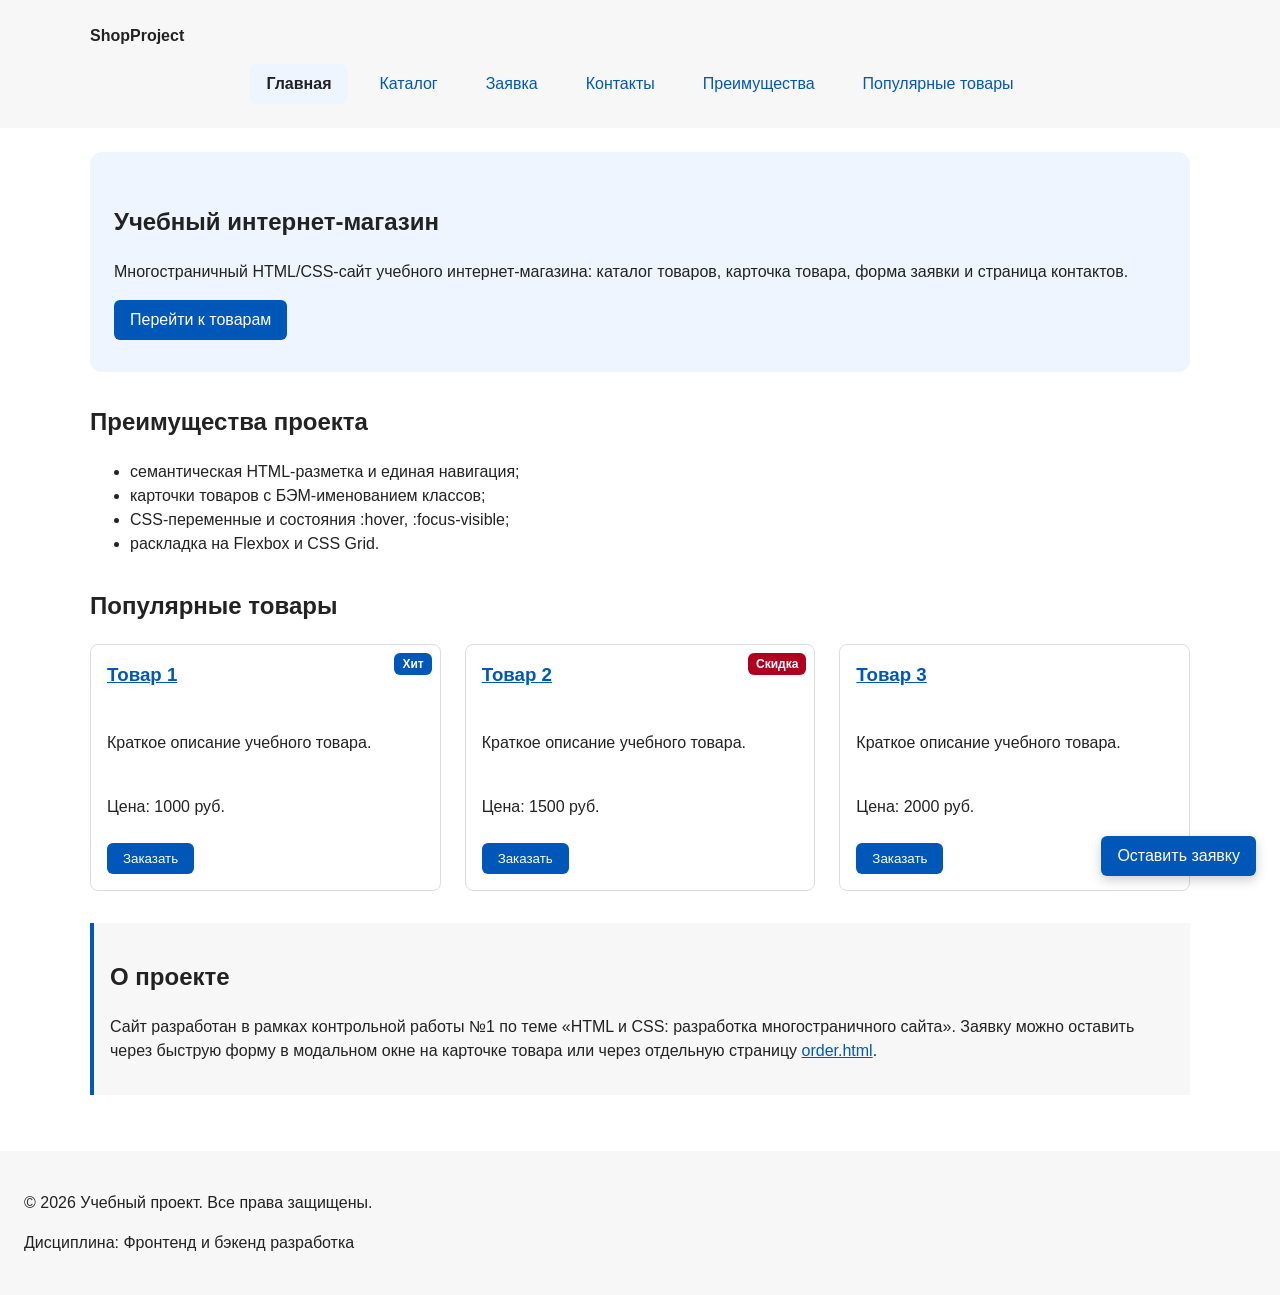
<file: index.html>
<!DOCTYPE html>
<html lang="ru">
<head>
  <meta charset="UTF-8">
  <meta name="viewport" content="width=device-width, initial-scale=1.0">
  <meta name="description" content="Учебный интернет-магазин: главная страница frontend-проекта.">
  <title>Учебный интернет-магазин</title>
  <link rel="stylesheet" href="css/style.css">
  <script src="js/main.js" defer></script>
</head>
<body>
  <header class="site-header">
    <div class="site-header__inner">
      <a class="site-header__logo" href="index.html">ShopProject</a>

      <nav class="site-nav" aria-label="Основная навигация">
        <ul class="site-nav__list">
          <li class="site-nav__item"><a class="site-nav__link site-nav__link--active" href="index.html">Главная</a></li>
          <li class="site-nav__item"><a class="site-nav__link" href="catalog.html">Каталог</a></li>
          <li class="site-nav__item"><a class="site-nav__link" href="order.html">Заявка</a></li>
          <li class="site-nav__item"><a class="site-nav__link" href="contacts.html">Контакты</a></li>
          <li class="site-nav__item"><a class="site-nav__link" href="index.html#advantages">Преимущества</a></li>
          <li class="site-nav__item"><a class="site-nav__link" href="index.html#popular">Популярные товары</a></li>
        </ul>
      </nav>
    </div>
  </header>

  <main>
    <section class="hero">
      <h1>Учебный интернет-магазин</h1>
      <p>
        Многостраничный HTML/CSS-сайт учебного интернет-магазина:
        каталог товаров, карточка товара, форма заявки и страница контактов.
      </p>
      <a class="button" href="#popular">Перейти к товарам</a>
    </section>

    <section class="section" id="advantages">
      <h2>Преимущества проекта</h2>

      <ul class="advantages-list">
        <li>семантическая HTML-разметка и единая навигация;</li>
        <li>карточки товаров с БЭМ-именованием классов;</li>
        <li>CSS-переменные и состояния :hover, :focus-visible;</li>
        <li>раскладка на Flexbox и CSS Grid.</li>
      </ul>
    </section>

    <section class="section" id="popular">
      <h2>Популярные товары</h2>

      <div class="products-grid">
        <article class="product-card">
          <span class="product-card__badge">Хит</span>
          <h3 class="product-card__title"><a href="product.html">Товар 1</a></h3>
          <p class="product-card__description">Краткое описание учебного товара.</p>
          <p class="product-card__price">Цена: 1000 руб.</p>
          <button class="button product-card__button" type="button" data-product="Товар 1">
            Заказать
          </button>
        </article>

        <article class="product-card product-card--sale">
          <span class="product-card__badge">Скидка</span>
          <h3 class="product-card__title"><a href="product.html">Товар 2</a></h3>
          <p class="product-card__description">Краткое описание учебного товара.</p>
          <p class="product-card__price">Цена: 1500 руб.</p>
          <button class="button product-card__button" type="button" data-product="Товар 2">
            Заказать
          </button>
        </article>

        <article class="product-card">
          <h3 class="product-card__title"><a href="product.html">Товар 3</a></h3>
          <p class="product-card__description">Краткое описание учебного товара.</p>
          <p class="product-card__price">Цена: 2000 руб.</p>
          <button class="button product-card__button" type="button" data-product="Товар 3">
            Заказать
          </button>
        </article>
      </div>
    </section>

    <aside class="aside-info">
      <h2>О проекте</h2>
      <p>
        Сайт разработан в рамках контрольной работы №1 по теме
        «HTML и CSS: разработка многостраничного сайта». Заявку можно оставить
        через быструю форму в модальном окне на карточке товара
        или через отдельную страницу <a href="order.html">order.html</a>.
      </p>
    </aside>
  </main>

  <footer id="contacts">
    <p>&copy; 2026 Учебный проект. Все права защищены.</p>
    <p>Дисциплина: Фронтенд и бэкенд разработка</p>
  </footer>

  <dialog class="order-dialog" id="order-dialog" aria-labelledby="order-dialog-title">
    <h2 id="order-dialog-title">Оформление заявки</h2>

    <form class="order-form" id="order-form" action="#" method="post" novalidate>
      <input id="selected-product" name="selected-product" type="hidden">

      <div class="order-form__field">
        <label class="order-form__label" for="order-name">Имя</label>
        <input
          class="order-form__input"
          id="order-name"
          name="name"
          type="text"
          placeholder="Введите ваше имя"
          minlength="2"
          autocomplete="given-name"
          required
        >
      </div>

      <div class="order-form__field">
        <label class="order-form__label" for="order-email">E-mail</label>
        <input
          class="order-form__input"
          id="order-email"
          name="email"
          type="email"
          placeholder="example@mail.ru"
          autocomplete="email"
          required
        >
      </div>

      <div class="order-form__field">
        <label class="order-form__label" for="order-phone">Телефон</label>
        <input
          class="order-form__input"
          id="order-phone"
          name="phone"
          type="tel"
          inputmode="tel"
          placeholder="+7 (900) 000-00-00"
          pattern="^\+7 \(\d{3}\) \d{3}-\d{2}-\d{2}$"
          required
        >
        <small class="order-form__hint">Формат: +7 (900) 000-00-00</small>
      </div>

      <div class="order-form__field">
        <label class="order-form__label" for="order-date">Дата связи</label>
        <input
          class="order-form__input"
          id="order-date"
          name="date"
          type="date"
        >
      </div>

      <div class="order-form__field">
        <label class="order-form__label" for="order-topic">Тема заявки</label>
        <select class="order-form__input" id="order-topic" name="topic" required>
          <option value="">Выберите тему</option>
          <option value="product">Заказ товара</option>
          <option value="consultation">Консультация</option>
          <option value="delivery">Доставка</option>
        </select>
      </div>

      <div class="order-form__field">
        <label class="order-form__label" for="order-comment">Комментарий</label>
        <textarea
          class="order-form__input"
          id="order-comment"
          name="comment"
          rows="4"
          placeholder="Укажите дополнительную информацию"
        ></textarea>
      </div>

      <div class="order-form__field order-form__field--checkbox">
        <label class="order-form__label">
          <input
            class="order-form__input"
            id="order-agreement"
            name="agreement"
            type="checkbox"
            required
          >
          Я согласен на обработку данных
        </label>
      </div>

      <div class="order-form__actions">
        <button type="button" id="close-order-dialog">Закрыть</button>
        <button type="submit">Отправить заявку</button>
      </div>
    </form>
  </dialog>

  <p class="success-message" id="success-message" hidden>
    Форма успешно отправлена!
  </p>

  <a class="button cta-fixed" href="order.html">Оставить заявку</a>
</body>
</html>
</file>
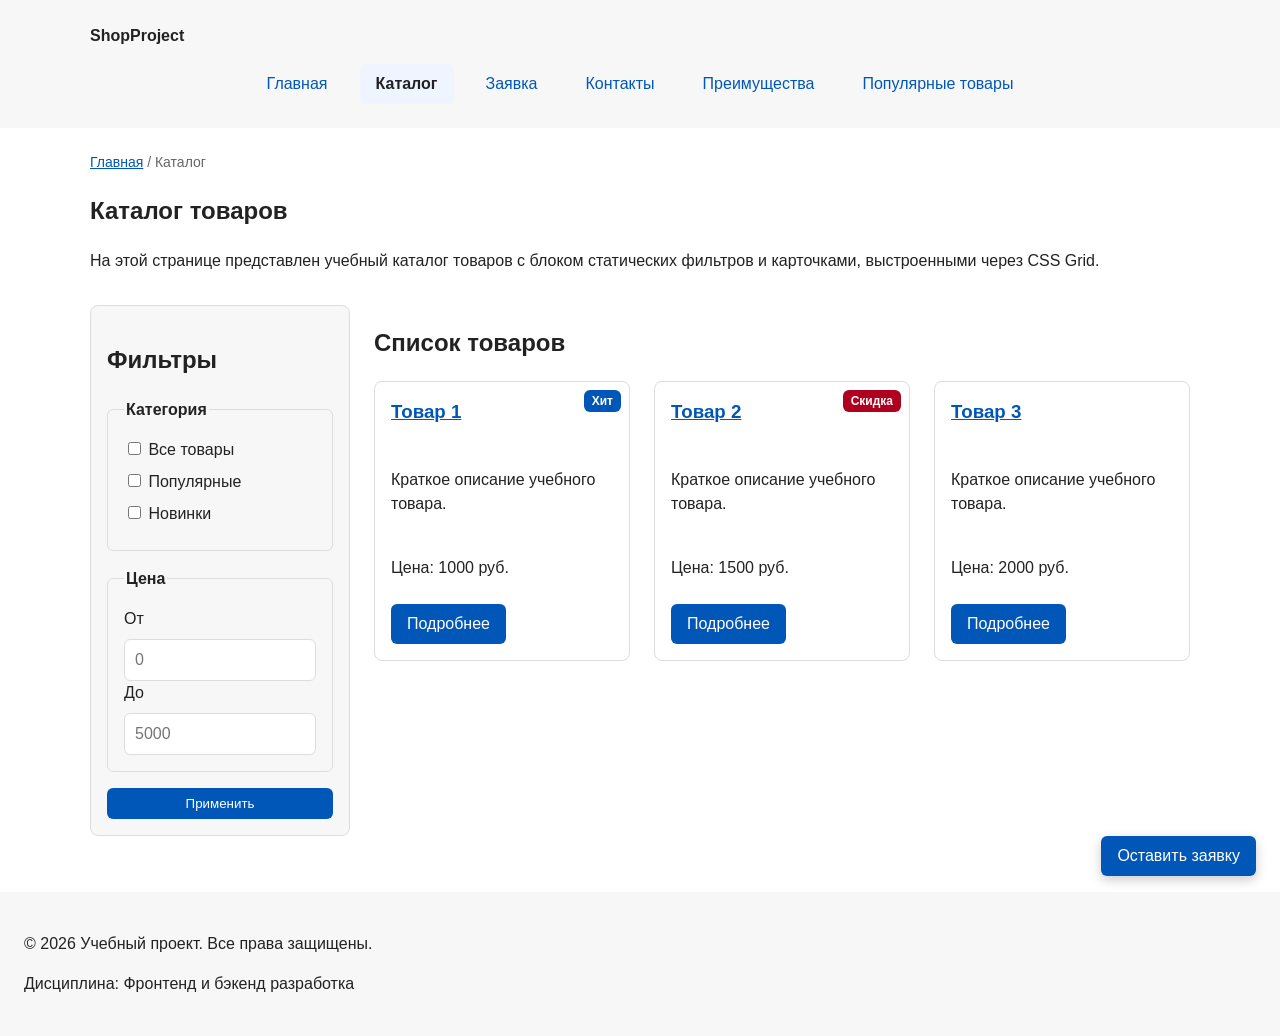
<file: catalog.html>
<!DOCTYPE html>
<html lang="ru">
<head>
  <meta charset="UTF-8">
  <meta name="viewport" content="width=device-width, initial-scale=1.0">
  <meta name="description" content="Каталог товаров учебного интернет-магазина.">
  <title>Каталог товаров — Учебный интернет-магазин</title>
  <link rel="stylesheet" href="css/style.css">
</head>
<body>
  <header class="site-header">
    <div class="site-header__inner">
      <a class="site-header__logo" href="index.html">ShopProject</a>

      <nav class="site-nav" aria-label="Основная навигация">
        <ul class="site-nav__list">
          <li class="site-nav__item"><a class="site-nav__link" href="index.html">Главная</a></li>
          <li class="site-nav__item"><a class="site-nav__link site-nav__link--active" href="catalog.html">Каталог</a></li>
          <li class="site-nav__item"><a class="site-nav__link" href="order.html">Заявка</a></li>
          <li class="site-nav__item"><a class="site-nav__link" href="contacts.html">Контакты</a></li>
          <li class="site-nav__item"><a class="site-nav__link" href="index.html#advantages">Преимущества</a></li>
          <li class="site-nav__item"><a class="site-nav__link" href="index.html#popular">Популярные товары</a></li>
        </ul>
      </nav>
    </div>
  </header>

  <main>
    <nav class="breadcrumbs" aria-label="Хлебные крошки">
      <a href="index.html">Главная</a>
      <span>Каталог</span>
    </nav>

    <section class="section">
      <h1>Каталог товаров</h1>
      <p>
        На этой странице представлен учебный каталог товаров с блоком
        статических фильтров и карточками, выстроенными через CSS Grid.
      </p>
    </section>

    <section class="catalog-layout">
      <aside class="catalog-filters">
        <h2>Фильтры</h2>

        <form class="filters-form" action="#" method="get">
          <fieldset>
            <legend>Категория</legend>

            <label>
              <input type="checkbox" name="category" value="all">
              Все товары
            </label>

            <label>
              <input type="checkbox" name="category" value="popular">
              Популярные
            </label>

            <label>
              <input type="checkbox" name="category" value="new">
              Новинки
            </label>
          </fieldset>

          <fieldset>
            <legend>Цена</legend>

            <label for="price-from">От</label>
            <input id="price-from" name="price-from" type="number" min="0" placeholder="0">

            <label for="price-to">До</label>
            <input id="price-to" name="price-to" type="number" min="0" placeholder="5000">
          </fieldset>

          <button class="button" type="submit">Применить</button>
        </form>
      </aside>

      <section class="catalog-products">
        <h2>Список товаров</h2>

        <div class="products-grid">
          <article class="product-card">
            <span class="product-card__badge">Хит</span>
            <h3 class="product-card__title"><a href="product.html">Товар 1</a></h3>
            <p class="product-card__description">Краткое описание учебного товара.</p>
            <p class="product-card__price">Цена: 1000 руб.</p>
            <a class="button product-card__button" href="product.html">Подробнее</a>
          </article>

          <article class="product-card product-card--sale">
            <span class="product-card__badge">Скидка</span>
            <h3 class="product-card__title"><a href="product.html">Товар 2</a></h3>
            <p class="product-card__description">Краткое описание учебного товара.</p>
            <p class="product-card__price">Цена: 1500 руб.</p>
            <a class="button product-card__button" href="product.html">Подробнее</a>
          </article>

          <article class="product-card">
            <h3 class="product-card__title"><a href="product.html">Товар 3</a></h3>
            <p class="product-card__description">Краткое описание учебного товара.</p>
            <p class="product-card__price">Цена: 2000 руб.</p>
            <a class="button product-card__button" href="product.html">Подробнее</a>
          </article>
        </div>
      </section>
    </section>
  </main>

  <footer>
    <p>&copy; 2026 Учебный проект. Все права защищены.</p>
    <p>Дисциплина: Фронтенд и бэкенд разработка</p>
  </footer>

  <a class="button cta-fixed" href="order.html">Оставить заявку</a>
</body>
</html>
</file>
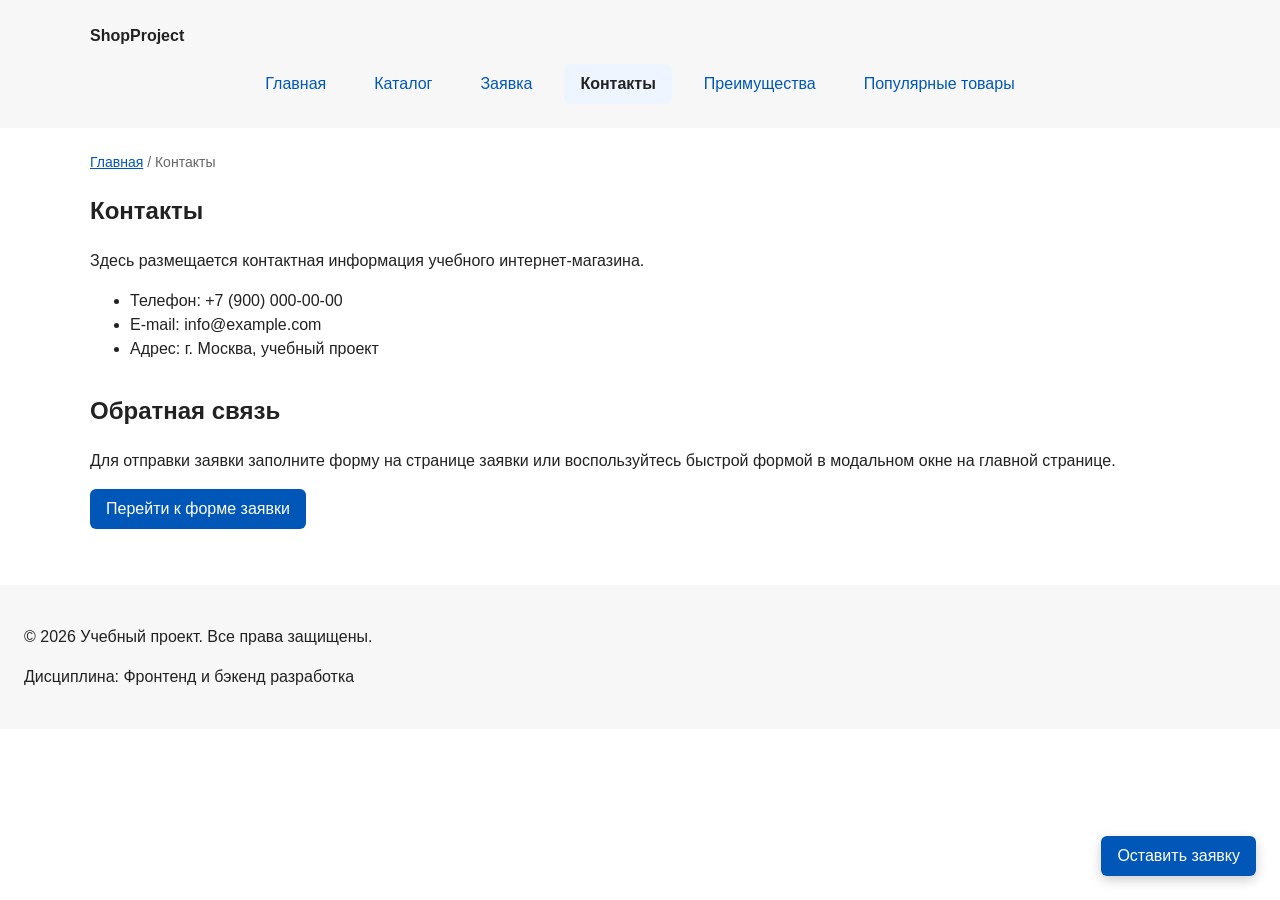
<file: contacts.html>
<!DOCTYPE html>
<html lang="ru">
<head>
  <meta charset="UTF-8">
  <meta name="viewport" content="width=device-width, initial-scale=1.0">
  <meta name="description" content="Контактная информация учебного интернет-магазина.">
  <title>Контакты — Учебный интернет-магазин</title>
  <link rel="stylesheet" href="css/style.css">
</head>
<body>
  <header class="site-header">
    <div class="site-header__inner">
      <a class="site-header__logo" href="index.html">ShopProject</a>

      <nav class="site-nav" aria-label="Основная навигация">
        <ul class="site-nav__list">
          <li class="site-nav__item"><a class="site-nav__link" href="index.html">Главная</a></li>
          <li class="site-nav__item"><a class="site-nav__link" href="catalog.html">Каталог</a></li>
          <li class="site-nav__item"><a class="site-nav__link" href="order.html">Заявка</a></li>
          <li class="site-nav__item"><a class="site-nav__link site-nav__link--active" href="contacts.html">Контакты</a></li>
          <li class="site-nav__item"><a class="site-nav__link" href="index.html#advantages">Преимущества</a></li>
          <li class="site-nav__item"><a class="site-nav__link" href="index.html#popular">Популярные товары</a></li>
        </ul>
      </nav>
    </div>
  </header>

  <main>
    <nav class="breadcrumbs" aria-label="Хлебные крошки">
      <a href="index.html">Главная</a>
      <span>Контакты</span>
    </nav>

    <section class="section">
      <h1>Контакты</h1>
      <p>
        Здесь размещается контактная информация учебного интернет-магазина.
      </p>

      <ul>
        <li>Телефон: +7 (900) 000-00-00</li>
        <li>E-mail: info@example.com</li>
        <li>Адрес: г. Москва, учебный проект</li>
      </ul>
    </section>

    <section class="section" id="feedback">
      <h2>Обратная связь</h2>
      <p>
        Для отправки заявки заполните форму на странице заявки
        или воспользуйтесь быстрой формой в модальном окне на главной странице.
      </p>
      <a class="button" href="order.html">Перейти к форме заявки</a>
    </section>
  </main>

  <footer>
    <p>&copy; 2026 Учебный проект. Все права защищены.</p>
    <p>Дисциплина: Фронтенд и бэкенд разработка</p>
  </footer>

  <a class="button cta-fixed" href="order.html">Оставить заявку</a>
</body>
</html>
</file>
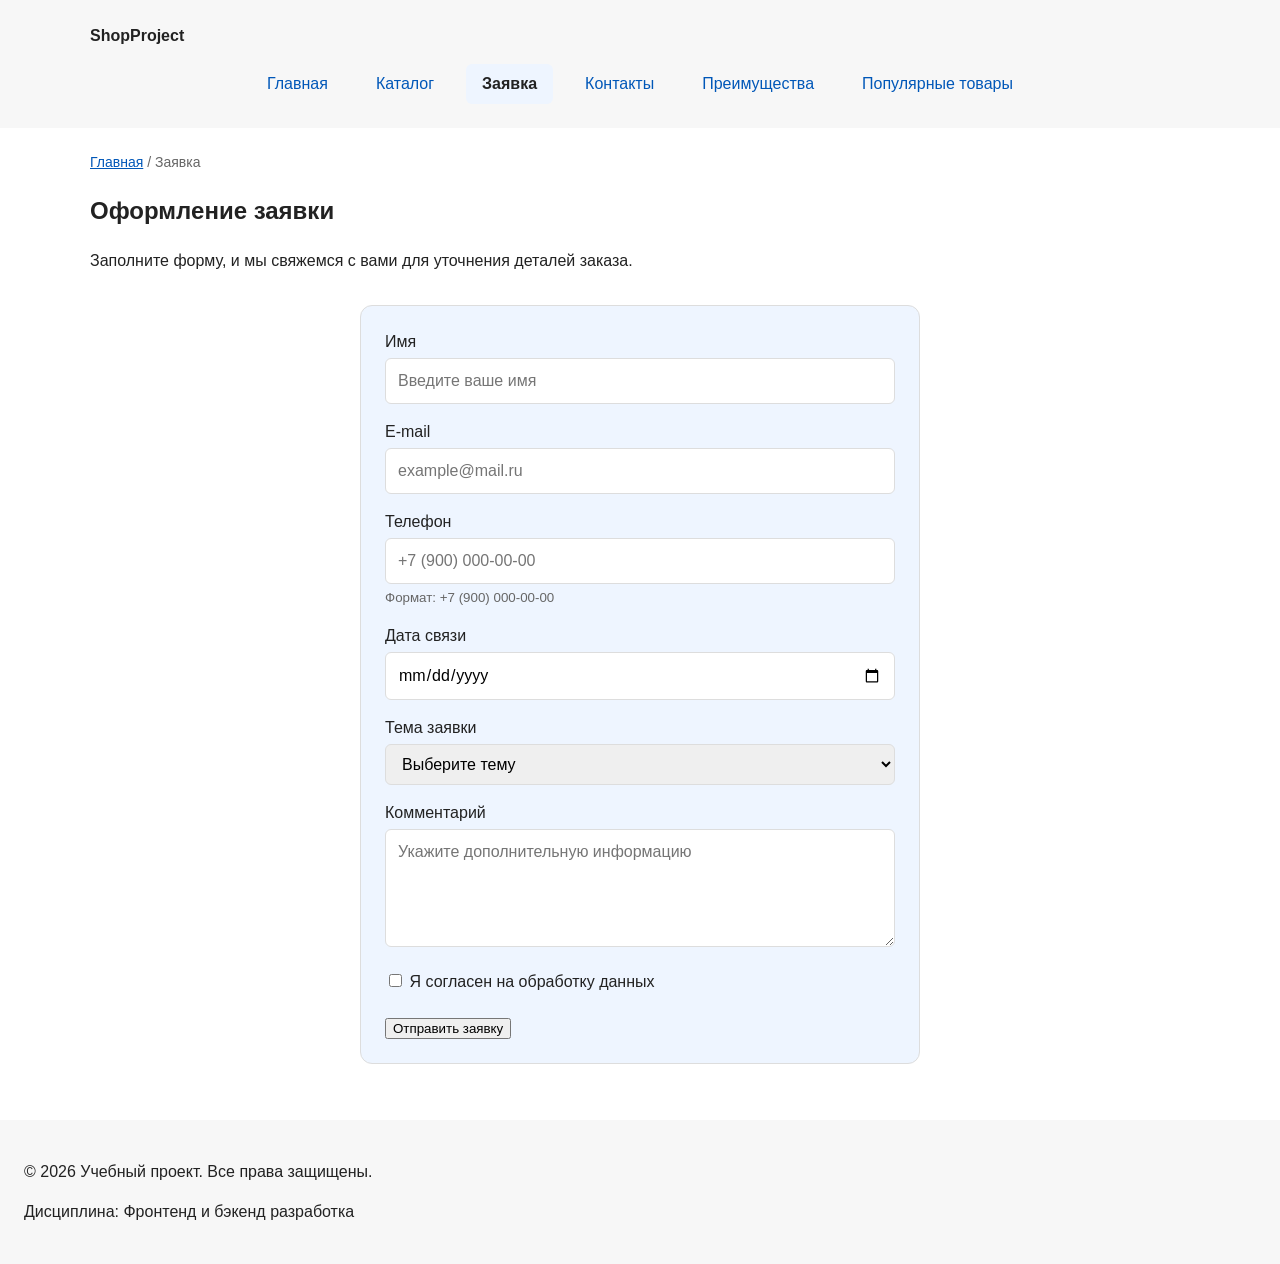
<file: order.html>
<!DOCTYPE html>
<html lang="ru">
<head>
  <meta charset="UTF-8">
  <meta name="viewport" content="width=device-width, initial-scale=1.0">
  <meta name="description" content="Оформление заявки в учебном интернет-магазине.">
  <title>Оформление заявки — Учебный интернет-магазин</title>
  <link rel="stylesheet" href="css/style.css">
  <script src="js/main.js" defer></script>
</head>
<body>
  <header class="site-header">
    <div class="site-header__inner">
      <a class="site-header__logo" href="index.html">ShopProject</a>

      <nav class="site-nav" aria-label="Основная навигация">
        <ul class="site-nav__list">
          <li class="site-nav__item"><a class="site-nav__link" href="index.html">Главная</a></li>
          <li class="site-nav__item"><a class="site-nav__link" href="catalog.html">Каталог</a></li>
          <li class="site-nav__item"><a class="site-nav__link site-nav__link--active" href="order.html">Заявка</a></li>
          <li class="site-nav__item"><a class="site-nav__link" href="contacts.html">Контакты</a></li>
          <li class="site-nav__item"><a class="site-nav__link" href="index.html#advantages">Преимущества</a></li>
          <li class="site-nav__item"><a class="site-nav__link" href="index.html#popular">Популярные товары</a></li>
        </ul>
      </nav>
    </div>
  </header>

  <main>
    <nav class="breadcrumbs" aria-label="Хлебные крошки">
      <a href="index.html">Главная</a>
      <span>Заявка</span>
    </nav>

    <section class="section">
      <h1>Оформление заявки</h1>
      <p>
        Заполните форму, и мы свяжемся с вами для уточнения деталей заказа.
      </p>
    </section>

    <section class="order-page">
      <form class="order-form" id="order-form" action="#" method="post" novalidate>
        <input id="selected-product" name="selected-product" type="hidden">

        <div class="order-form__field">
          <label class="order-form__label" for="order-name">Имя</label>
          <input
            class="order-form__input"
            id="order-name"
            name="name"
            type="text"
            placeholder="Введите ваше имя"
            minlength="2"
            autocomplete="given-name"
            required
          >
        </div>

        <div class="order-form__field">
          <label class="order-form__label" for="order-email">E-mail</label>
          <input
            class="order-form__input"
            id="order-email"
            name="email"
            type="email"
            placeholder="example@mail.ru"
            autocomplete="email"
            required
          >
        </div>

        <div class="order-form__field">
          <label class="order-form__label" for="order-phone">Телефон</label>
          <input
            class="order-form__input"
            id="order-phone"
            name="phone"
            type="tel"
            inputmode="tel"
            placeholder="+7 (900) 000-00-00"
            pattern="^\+7 \(\d{3}\) \d{3}-\d{2}-\d{2}$"
            required
          >
          <small class="order-form__hint">Формат: +7 (900) 000-00-00</small>
        </div>

        <div class="order-form__field">
          <label class="order-form__label" for="order-date">Дата связи</label>
          <input
            class="order-form__input"
            id="order-date"
            name="date"
            type="date"
          >
        </div>

        <div class="order-form__field">
          <label class="order-form__label" for="order-topic">Тема заявки</label>
          <select class="order-form__input" id="order-topic" name="topic" required>
            <option value="">Выберите тему</option>
            <option value="product">Заказ товара</option>
            <option value="consultation">Консультация</option>
            <option value="delivery">Доставка</option>
          </select>
        </div>

        <div class="order-form__field">
          <label class="order-form__label" for="order-comment">Комментарий</label>
          <textarea
            class="order-form__input"
            id="order-comment"
            name="comment"
            rows="4"
            placeholder="Укажите дополнительную информацию"
          ></textarea>
        </div>

        <div class="order-form__field order-form__field--checkbox">
          <label class="order-form__label">
            <input
              class="order-form__input"
              id="order-agreement"
              name="agreement"
              type="checkbox"
              required
            >
            Я согласен на обработку данных
          </label>
        </div>

        <div class="order-form__actions">
          <button type="submit">Отправить заявку</button>
        </div>
      </form>
    </section>

    <p class="success-message" id="success-message" hidden>
      Форма успешно отправлена!
    </p>
  </main>

  <footer>
    <p>&copy; 2026 Учебный проект. Все права защищены.</p>
    <p>Дисциплина: Фронтенд и бэкенд разработка</p>
  </footer>
</body>
</html>
</file>
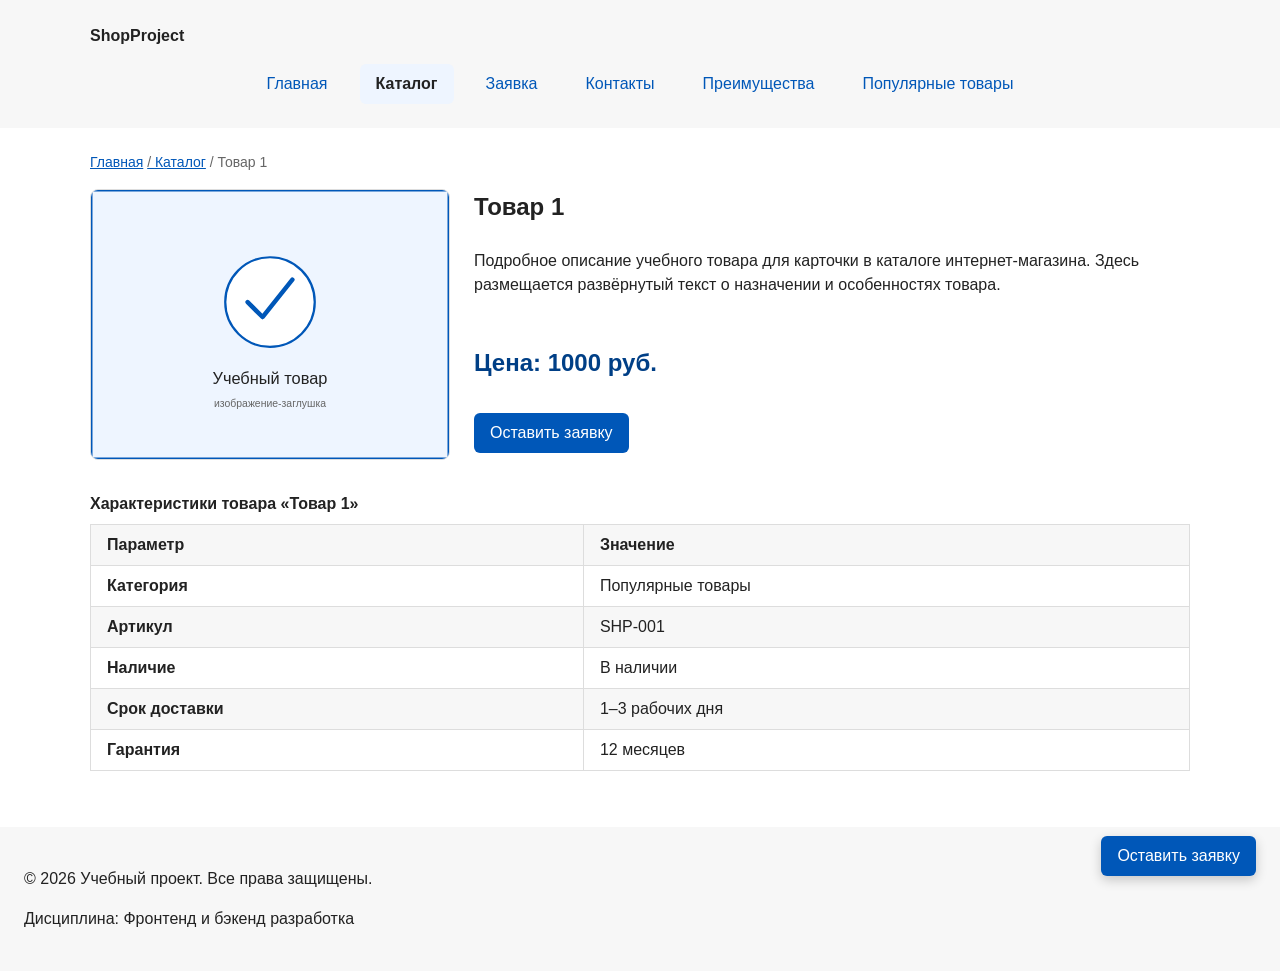
<file: product.html>
<!DOCTYPE html>
<html lang="ru">
<head>
  <meta charset="UTF-8">
  <meta name="viewport" content="width=device-width, initial-scale=1.0">
  <meta name="description" content="Карточка товара учебного интернет-магазина: описание, характеристики, цена.">
  <title>Товар 1 — Учебный интернет-магазин</title>
  <link rel="stylesheet" href="css/style.css">
</head>
<body>
  <header class="site-header">
    <div class="site-header__inner">
      <a class="site-header__logo" href="index.html">ShopProject</a>

      <nav class="site-nav" aria-label="Основная навигация">
        <ul class="site-nav__list">
          <li class="site-nav__item"><a class="site-nav__link" href="index.html">Главная</a></li>
          <li class="site-nav__item"><a class="site-nav__link site-nav__link--active" href="catalog.html">Каталог</a></li>
          <li class="site-nav__item"><a class="site-nav__link" href="order.html">Заявка</a></li>
          <li class="site-nav__item"><a class="site-nav__link" href="contacts.html">Контакты</a></li>
          <li class="site-nav__item"><a class="site-nav__link" href="index.html#advantages">Преимущества</a></li>
          <li class="site-nav__item"><a class="site-nav__link" href="index.html#popular">Популярные товары</a></li>
        </ul>
      </nav>
    </div>
  </header>

  <main>
    <nav class="breadcrumbs" aria-label="Хлебные крошки">
      <a href="index.html">Главная</a>
      <a href="catalog.html">Каталог</a>
      <span>Товар 1</span>
    </nav>

    <section class="product-detail">
      <img
        class="product-detail__image"
        src="images/product-placeholder.svg"
        alt="Изображение товара «Товар 1» (заглушка)"
        width="480"
        height="360"
      >

      <div class="product-detail__info">
        <h1 class="product-detail__title">Товар 1</h1>
        <p class="product-detail__description">
          Подробное описание учебного товара для карточки в каталоге интернет-магазина.
          Здесь размещается развёрнутый текст о назначении и особенностях товара.
        </p>
        <p class="product-detail__price">Цена: 1000 руб.</p>
        <a class="button" href="order.html">Оставить заявку</a>
      </div>
    </section>

    <table class="specs-table">
      <caption>Характеристики товара «Товар 1»</caption>
      <thead>
        <tr>
          <th scope="col">Параметр</th>
          <th scope="col">Значение</th>
        </tr>
      </thead>
      <tbody>
        <tr>
          <th scope="row">Категория</th>
          <td>Популярные товары</td>
        </tr>
        <tr>
          <th scope="row">Артикул</th>
          <td>SHP-001</td>
        </tr>
        <tr>
          <th scope="row">Наличие</th>
          <td>В наличии</td>
        </tr>
        <tr>
          <th scope="row">Срок доставки</th>
          <td>1–3 рабочих дня</td>
        </tr>
        <tr>
          <th scope="row">Гарантия</th>
          <td>12 месяцев</td>
        </tr>
      </tbody>
    </table>
  </main>

  <footer>
    <p>&copy; 2026 Учебный проект. Все права защищены.</p>
    <p>Дисциплина: Фронтенд и бэкенд разработка</p>
  </footer>

  <a class="button cta-fixed" href="order.html">Оставить заявку</a>
</body>
</html>
</file>
<file: css/style.css>
/* ===============================
   1. Переменные проекта
   =============================== */

:root {
  /* Основные цвета проекта */
  --color-bg: #ffffff;
  --color-text: #222222;
  --color-muted: #666666;
  --color-primary: #0057b8;
  --color-primary-dark: #003f86;
  --color-border: #dddddd;
  --color-surface: #f7f7f7;
  --color-surface-accent: #eef5ff;
  --color-danger: #b00020;
  --color-success: #168a2f;
  --color-success-bg: #eefaf0;
  --color-white: #ffffff;

  /* Отступы */
  --space-xs: 4px;
  --space-sm: 8px;
  --space-md: 16px;
  --space-lg: 24px;
  --space-xl: 32px;

  /* Скругления */
  --radius-sm: 6px;
  --radius-md: 8px;
  --radius-lg: 12px;

  /* Размеры */
  --container-width: 1100px;
}

/* ===============================
   2. Базовые стили
   =============================== */

* {
  box-sizing: border-box;
}

html {
  scroll-behavior: smooth;
}

body {
  margin: 0;
  font-family: Arial, sans-serif;
  line-height: 1.5;
  color: var(--color-text);
  background-color: var(--color-bg);
}

:target {
  outline: 2px dashed var(--color-primary);
  outline-offset: 4px;
}

header,
main,
footer {
  padding: var(--space-lg);
}

header {
  background-color: var(--color-surface);
}

footer {
  background-color: var(--color-surface);
}

/* ===============================
   3. Общие элементы интерфейса
   =============================== */

a {
  color: var(--color-primary);
}

a:hover {
  color: var(--color-primary-dark);
}

a:focus-visible {
  outline: 2px solid var(--color-primary);
  outline-offset: 3px;
}

.button {
  display: inline-block;
  padding: var(--space-sm) var(--space-md);
  color: var(--color-white);
  background-color: var(--color-primary);
  text-decoration: none;
  border: none;
  border-radius: var(--radius-sm);
  cursor: pointer;
}

.button:hover {
  background-color: var(--color-primary-dark);
}

.button:focus-visible {
  outline: 2px solid var(--color-primary);
  outline-offset: 3px;
}

.button:disabled {
  opacity: 0.6;
  cursor: not-allowed;
}

/* ===============================
   4. Компоненты страницы
   =============================== */

.site-header__inner {
  max-width: var(--container-width);
  margin: 0 auto;
}

.breadcrumbs {
  max-width: var(--container-width);
  margin: 0 auto var(--space-md);
  font-size: 14px;
  color: var(--color-muted);
}

.breadcrumbs a {
  color: var(--color-primary);
}

.breadcrumbs a:not(:first-child)::before,
.breadcrumbs span::before {
  content: " / ";
  color: var(--color-muted);
}

.site-header__logo {
  font-weight: bold;
  text-decoration: none;
  color: var(--color-text);
}

.site-nav__list {
  display: flex;
  flex-wrap: wrap;
  justify-content: center;
  align-items: center;
  gap: var(--space-md);
  padding: 0;
  margin: var(--space-md) 0 0;
  list-style: none;
}

.site-nav__link {
  display: inline-block;
  padding: var(--space-sm) var(--space-md);
  color: var(--color-primary);
  text-decoration: none;
  border-radius: var(--radius-sm);
}

.site-nav__link:hover {
  color: var(--color-white);
  background-color: var(--color-primary);
}

.site-nav__link--active {
  color: var(--color-text);
  background-color: var(--color-surface-accent);
  font-weight: bold;
}

.hero {
  max-width: var(--container-width);
  margin: 0 auto var(--space-xl);
  padding: var(--space-xl) var(--space-lg);
  background-color: var(--color-surface-accent);
  border-radius: var(--radius-lg);
}

.section {
  max-width: var(--container-width);
  margin: 0 auto var(--space-xl);
}

.section h2 {
  margin-top: 0;
}

.products-grid {
  display: grid;
  grid-template-columns: repeat(3, 1fr);
  gap: var(--space-lg);
}

.product-card {
  position: relative;
  display: flex;
  flex-direction: column;
  gap: var(--space-sm);
  margin-bottom: 0;
  padding: var(--space-md);
  border: 1px solid var(--color-border);
  border-radius: var(--radius-md);
  background-color: var(--color-bg);
}

.product-card:hover {
  border-color: var(--color-primary);
}

.product-card__title {
  margin-top: 0;
}

.product-card__button {
  margin-top: auto;
  align-self: flex-start;
}

/*
  Бейдж товара позиционируется абсолютно относительно
  карточки (position: relative на .product-card).
*/
.product-card__badge {
  position: absolute;
  top: var(--space-sm);
  right: var(--space-sm);
  z-index: 1;
  padding: 2px var(--space-sm);
  font-size: 12px;
  font-weight: bold;
  color: var(--color-white);
  background-color: var(--color-primary);
  border-radius: var(--radius-sm);
}

.product-card--sale .product-card__badge {
  background-color: var(--color-danger);
}

.aside-info {
  max-width: var(--container-width);
  margin: 0 auto var(--space-xl);
  padding: var(--space-md);
  border-left: 4px solid var(--color-primary);
  background-color: var(--color-surface);
}

/* ===============================
   5. Форма и модальное окно
   =============================== */

.order-dialog {
  width: min(100% - 32px, 560px);
  padding: var(--space-lg);
  border: none;
  border-radius: var(--radius-lg);
}

.order-dialog::backdrop {
  background-color: rgba(0, 0, 0, 0.5);
}

.order-form__field {
  margin-bottom: var(--space-md);
}

.order-form__label {
  display: block;
  margin-bottom: var(--space-xs);
}

.order-form__input {
  width: 100%;
  padding: 10px 12px;
  border: 1px solid var(--color-border);
  border-radius: var(--radius-sm);
  font: inherit;
}

.order-form__input[type="checkbox"] {
  width: auto;
}

.order-form__hint {
  display: block;
  margin-top: var(--space-xs);
  color: var(--color-muted);
}

.order-form__input:hover {
  border-color: var(--color-primary);
}

.order-form__input:focus-visible,
.order-form__actions button:focus-visible {
  outline: 2px solid var(--color-primary);
  outline-offset: 3px;
}

[aria-invalid="true"] {
  border-color: var(--color-danger);
}

.order-form__actions {
  display: flex;
  gap: var(--space-md);
  margin-top: var(--space-lg);
}

.success-message {
  max-width: var(--container-width);
  margin: var(--space-lg) auto;
  padding: var(--space-md);
  border-left: 4px solid var(--color-success);
  background-color: var(--color-success-bg);
}

/* ===============================
   6. Каталог: фильтры и товары
   =============================== */

.catalog-layout {
  max-width: var(--container-width);
  margin: 0 auto var(--space-xl);
  display: grid;
  grid-template-columns: 260px 1fr;
  grid-template-areas: "filters products";
  gap: var(--space-lg);
}

.catalog-filters {
  grid-area: filters;
  position: sticky;
  top: var(--space-lg);
  z-index: 2;
  padding: var(--space-md);
  border: 1px solid var(--color-border);
  border-radius: var(--radius-md);
  background-color: var(--color-surface);
}

.catalog-products {
  grid-area: products;
}

.filters-form {
  display: grid;
  gap: var(--space-md);
}

.filters-form fieldset {
  margin: 0;
  padding: var(--space-md);
  border: 1px solid var(--color-border);
  border-radius: var(--radius-sm);
}

.filters-form legend {
  font-weight: 700;
}

.filters-form label {
  display: block;
  margin-bottom: var(--space-sm);
}

.filters-form input[type="number"] {
  width: 100%;
  padding: 8px 10px;
  border: 1px solid var(--color-border);
  border-radius: var(--radius-sm);
  font: inherit;
}

/* ===============================
   7. Страница товара и таблица характеристик
   =============================== */

.product-detail {
  max-width: var(--container-width);
  margin: 0 auto var(--space-xl);
  display: grid;
  grid-template-columns: 360px 1fr;
  gap: var(--space-lg);
}

.product-detail__image {
  width: 100%;
  height: auto;
  border: 1px solid var(--color-border);
  border-radius: var(--radius-md);
  background-color: var(--color-surface);
}

.product-detail__info {
  display: flex;
  flex-direction: column;
  gap: var(--space-sm);
  align-items: flex-start;
}

.product-detail__title {
  margin: 0;
}

.product-detail__price {
  font-size: 24px;
  font-weight: bold;
  color: var(--color-primary-dark);
}

.specs-table {
  width: 100%;
  max-width: var(--container-width);
  margin: 0 auto var(--space-xl);
  border-collapse: collapse;
}

.specs-table caption {
  margin-bottom: var(--space-sm);
  font-weight: bold;
  text-align: left;
  color: var(--color-text);
}

.specs-table th,
.specs-table td {
  padding: var(--space-sm) var(--space-md);
  border: 1px solid var(--color-border);
  text-align: left;
}

.specs-table thead th {
  background-color: var(--color-surface);
}

.specs-table tbody tr:nth-child(even) {
  background-color: var(--color-surface);
}

/* ===============================
   8. Страница заявки
   =============================== */

.order-page {
  max-width: 560px;
  margin: 0 auto var(--space-xl);
  padding: var(--space-lg);
  border: 1px solid var(--color-border);
  border-radius: var(--radius-lg);
  background-color: var(--color-surface-accent);
}

/* ===============================
   9. Фиксированная кнопка заявки
   =============================== */

.cta-fixed {
  position: fixed;
  right: var(--space-lg);
  bottom: var(--space-lg);
  z-index: 30;
  box-shadow: 0 4px 12px rgba(0, 0, 0, 0.2);
}
</file>
